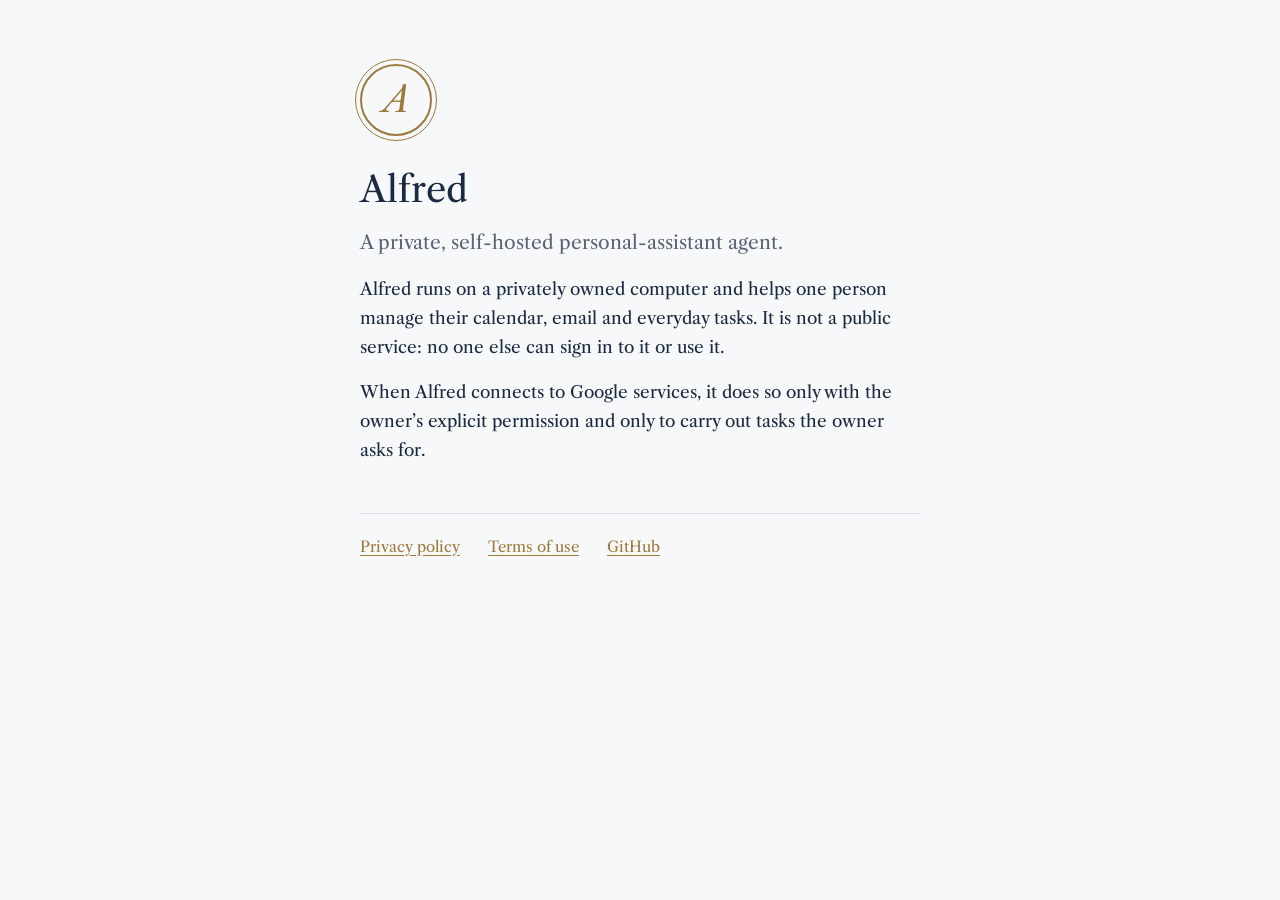
<file: index.html>
<!DOCTYPE html>
<html lang="en">
<head>
  <meta charset="utf-8">
  <meta name="viewport" content="width=device-width, initial-scale=1">
  <title>Alfred</title>
  <meta name="description" content="Alfred is a private, self-hosted personal-assistant agent.">
  <link rel="preconnect" href="https://fonts.googleapis.com">
  <link rel="preconnect" href="https://fonts.gstatic.com" crossorigin>
  <link href="https://fonts.googleapis.com/css2?family=Libre+Caslon+Text:ital,wght@0,400;0,700;1,400&display=swap" rel="stylesheet">
  <link rel="stylesheet" href="style.css">
</head>
<body>
  <main class="page">
    <div class="seal" aria-hidden="true">A</div>
    <h1>Alfred</h1>
    <p class="lede">A private, self-hosted personal-assistant agent.</p>
    <p>Alfred runs on a privately owned computer and helps one person manage their calendar, email and everyday tasks. It is not a public service: no one else can sign in to it or use it.</p>
    <p>When Alfred connects to Google services, it does so only with the owner’s explicit permission and only to carry out tasks the owner asks for.</p>
    <nav aria-label="Site">
      <a href="privacy.html">Privacy policy</a>
      <a href="terms.html">Terms of use</a>
      <a href="https://github.com/Alfred-manor-operations">GitHub</a>
    </nav>
  </main>
</body>
</html>
</file>
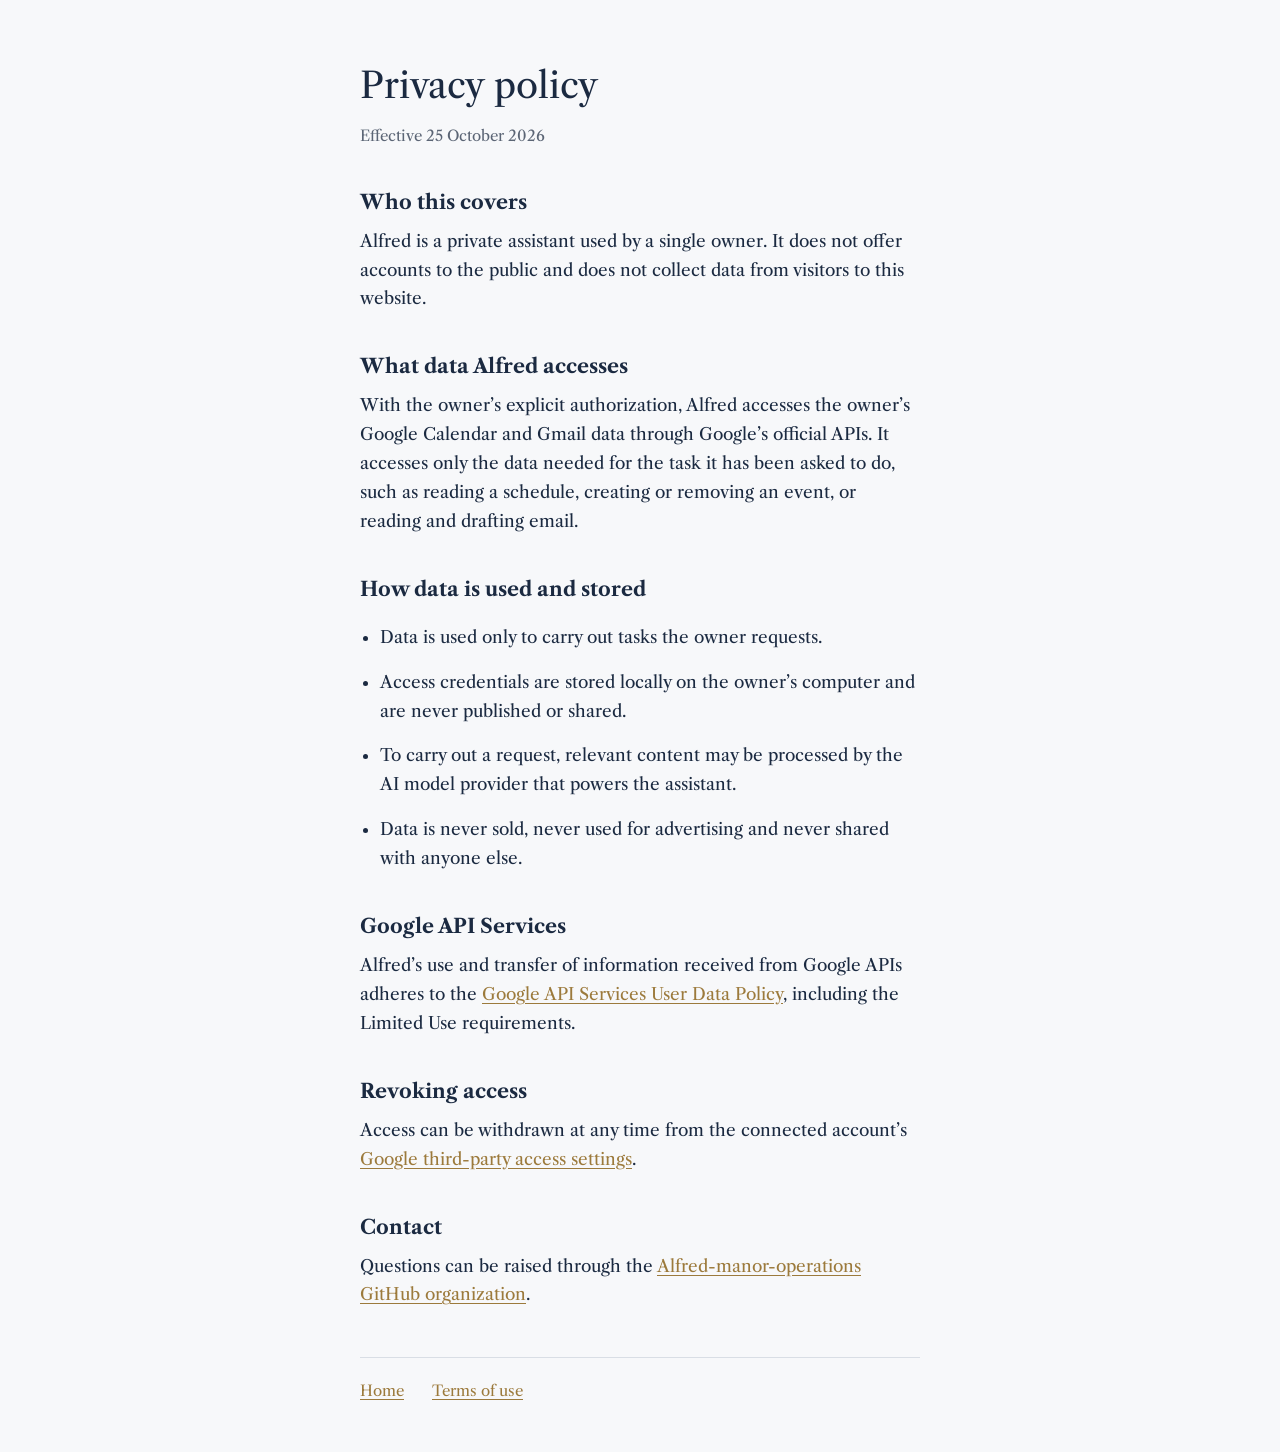
<file: privacy.html>
<!DOCTYPE html>
<html lang="en">
<head>
  <meta charset="utf-8">
  <meta name="viewport" content="width=device-width, initial-scale=1">
  <title>Privacy policy – Alfred</title>
  <link rel="preconnect" href="https://fonts.googleapis.com">
  <link rel="preconnect" href="https://fonts.gstatic.com" crossorigin>
  <link href="https://fonts.googleapis.com/css2?family=Libre+Caslon+Text:ital,wght@0,400;0,700;1,400&display=swap" rel="stylesheet">
  <link rel="stylesheet" href="style.css">
</head>
<body>
  <main class="page">
    <h1>Privacy policy</h1>
    <p class="meta">Effective 25 October 2026</p>

    <h2>Who this covers</h2>
    <p>Alfred is a private assistant used by a single owner. It does not offer accounts to the public and does not collect data from visitors to this website.</p>

    <h2>What data Alfred accesses</h2>
    <p>With the owner’s explicit authorization, Alfred accesses the owner’s Google Calendar and Gmail data through Google’s official APIs. It accesses only the data needed for the task it has been asked to do, such as reading a schedule, creating or removing an event, or reading and drafting email.</p>

    <h2>How data is used and stored</h2>
    <ul>
      <li>Data is used only to carry out tasks the owner requests.</li>
      <li>Access credentials are stored locally on the owner’s computer and are never published or shared.</li>
      <li>To carry out a request, relevant content may be processed by the AI model provider that powers the assistant.</li>
      <li>Data is never sold, never used for advertising and never shared with anyone else.</li>
    </ul>

    <h2>Google API Services</h2>
    <p>Alfred’s use and transfer of information received from Google APIs adheres to the <a href="https://developers.google.com/terms/api-services-user-data-policy">Google API Services User Data Policy</a>, including the Limited Use requirements.</p>

    <h2>Revoking access</h2>
    <p>Access can be withdrawn at any time from the connected account’s <a href="https://myaccount.google.com/permissions">Google third-party access settings</a>.</p>

    <h2>Contact</h2>
    <p>Questions can be raised through the <a href="https://github.com/Alfred-manor-operations">Alfred-manor-operations GitHub organization</a>.</p>

    <nav aria-label="Site">
      <a href="./">Home</a>
      <a href="terms.html">Terms of use</a>
    </nav>
  </main>
</body>
</html>
</file>
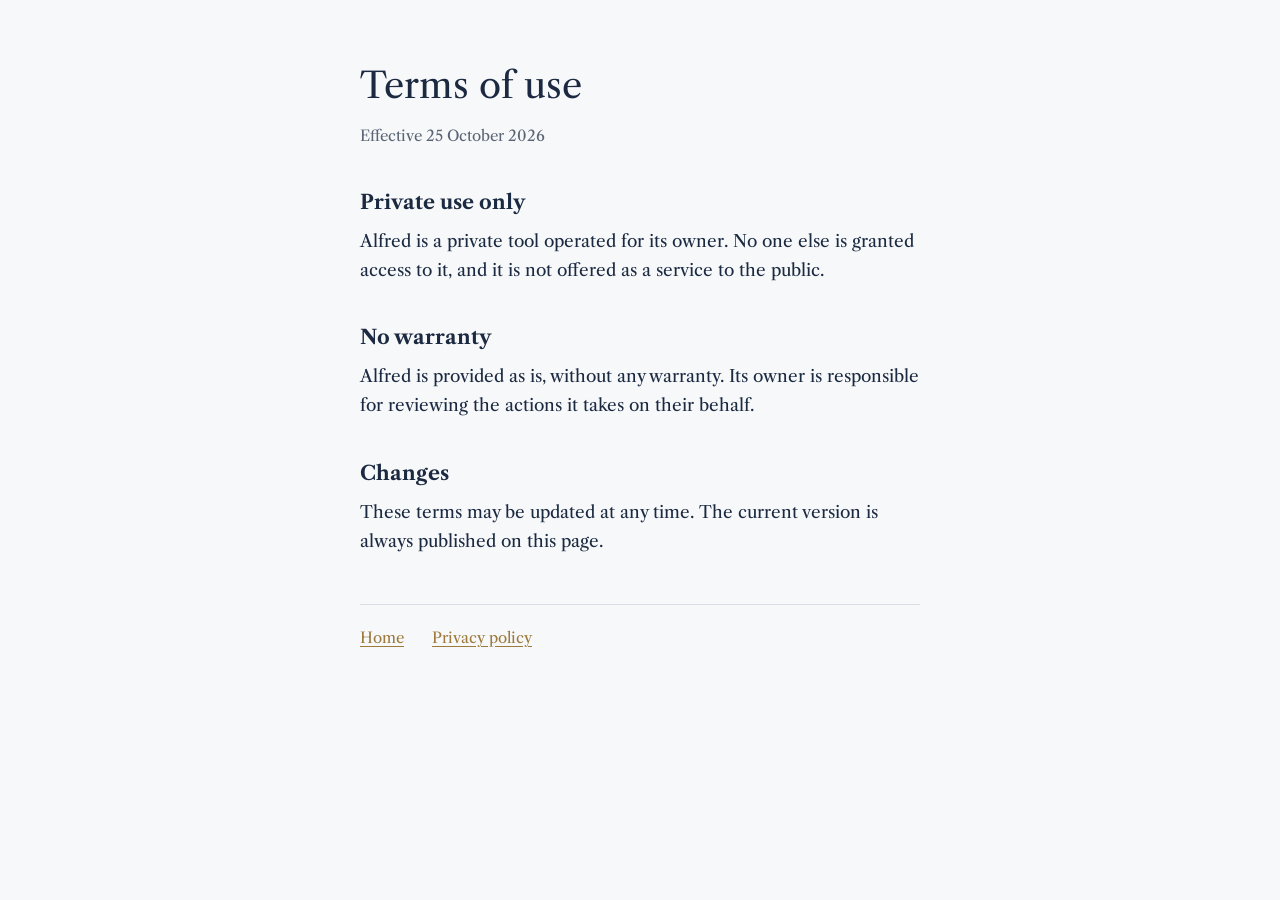
<file: terms.html>
<!DOCTYPE html>
<html lang="en">
<head>
  <meta charset="utf-8">
  <meta name="viewport" content="width=device-width, initial-scale=1">
  <title>Terms of use – Alfred</title>
  <link rel="preconnect" href="https://fonts.googleapis.com">
  <link rel="preconnect" href="https://fonts.gstatic.com" crossorigin>
  <link href="https://fonts.googleapis.com/css2?family=Libre+Caslon+Text:ital,wght@0,400;0,700;1,400&display=swap" rel="stylesheet">
  <link rel="stylesheet" href="style.css">
</head>
<body>
  <main class="page">
    <h1>Terms of use</h1>
    <p class="meta">Effective 25 October 2026</p>

    <h2>Private use only</h2>
    <p>Alfred is a private tool operated for its owner. No one else is granted access to it, and it is not offered as a service to the public.</p>

    <h2>No warranty</h2>
    <p>Alfred is provided as is, without any warranty. Its owner is responsible for reviewing the actions it takes on their behalf.</p>

    <h2>Changes</h2>
    <p>These terms may be updated at any time. The current version is always published on this page.</p>

    <nav aria-label="Site">
      <a href="./">Home</a>
      <a href="privacy.html">Privacy policy</a>
    </nav>
  </main>
</body>
</html>
</file>
<file: style.css>
:root {
  --paper: #F7F8FA;
  --ink: #1B2A41;
  --muted: #5B6575;
  --brass: #9C7A3C;
  --rule: #D9DEE5;
  color-scheme: light;
}
@media (prefers-color-scheme: dark) {
  :root {
    --paper: #10161F;
    --ink: #E6E9EE;
    --muted: #9AA4B2;
    --brass: #C9A66B;
    --rule: #2A3443;
    color-scheme: dark;
  }
}
* { box-sizing: border-box; }
html { -webkit-text-size-adjust: 100%; }
body {
  margin: 0;
  background: var(--paper);
  color: var(--ink);
  font-family: "Libre Caslon Text", Georgia, "Times New Roman", serif;
  font-size: 1.0625rem;
  line-height: 1.7;
}
.page {
  max-width: 38rem;
  margin: 0 auto;
  padding: 4rem 1.5rem 3rem;
}
.seal {
  width: 4.5rem;
  height: 4.5rem;
  border: 2px solid var(--brass);
  border-radius: 50%;
  display: grid;
  place-items: center;
  color: var(--brass);
  font-size: 2.25rem;
  font-style: italic;
  margin-bottom: 2rem;
  outline: 1px solid var(--brass);
  outline-offset: 4px;
}
h1 {
  font-size: 2.25rem;
  line-height: 1.2;
  font-weight: 400;
  margin: 0 0 1rem;
}
h2 {
  font-size: 1.25rem;
  font-weight: 700;
  margin: 2.25rem 0 0.5rem;
}
p, li { margin: 0 0 1rem; }
ul { padding-left: 1.25rem; }
.lede { font-size: 1.1875rem; color: var(--muted); }
.meta { color: var(--muted); font-size: 0.9375rem; }
a { color: var(--brass); text-underline-offset: 3px; }
a:hover { text-decoration-thickness: 2px; }
a:focus-visible { outline: 2px solid var(--brass); outline-offset: 3px; border-radius: 2px; }
nav {
  margin-top: 3rem;
  padding-top: 1.25rem;
  border-top: 1px solid var(--rule);
  display: flex;
  flex-wrap: wrap;
  gap: 0.5rem 1.75rem;
  font-size: 0.9375rem;
}
@media (max-width: 30rem) {
  .page { padding-top: 2.5rem; }
  h1 { font-size: 1.875rem; }
}
</file>
